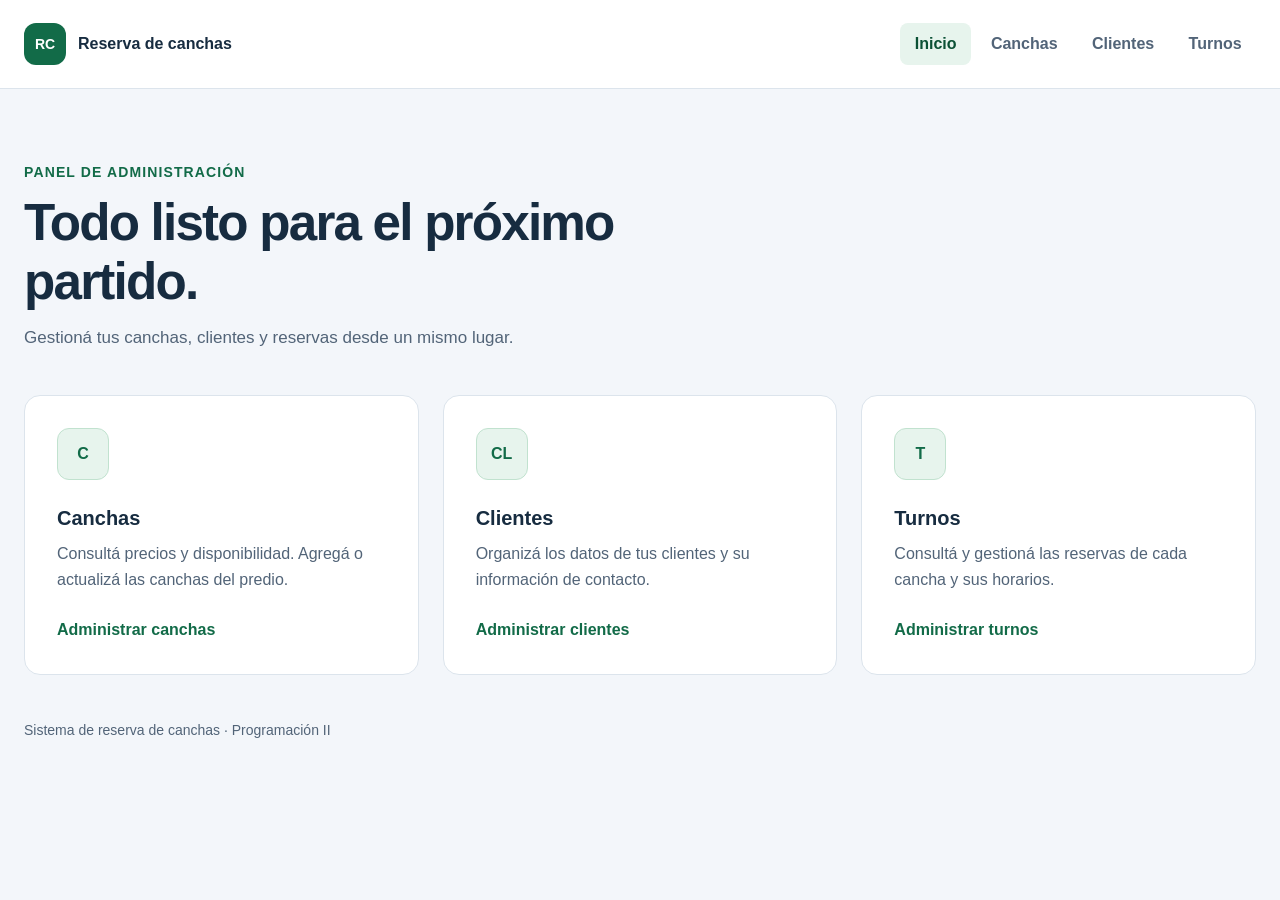
<file: frontend/index.html>
<!DOCTYPE html>
<html lang="es">
<head>
    <meta charset="UTF-8">
    <meta name="viewport" content="width=device-width, initial-scale=1.0">
    <title>Inicio | Reserva de canchas</title>
    <link rel="stylesheet" href="css/estilos.css">
</head>
<body>
    <header class="cabecera">
        <div class="contenedor barra-navegacion">
            <a class="marca" href="index.html">
                <span class="marca-icono" aria-hidden="true">RC</span>
                <span>Reserva de canchas</span>
            </a>
            <nav aria-label="Navegación principal">
                <a href="index.html" aria-current="page">Inicio</a>
                <a href="canchas.html">Canchas</a>
                <a href="clientes.html">Clientes</a>
                <a href="turnos.html">Turnos</a>
            </nav>
        </div>
    </header>

    <main class="contenedor">
        <section class="presentacion">
            <p class="etiqueta">Panel de administración</p>
            <h1>Todo listo para el próximo partido.</h1>
            <p class="descripcion">Gestioná tus canchas, clientes y reservas desde un mismo lugar.</p>
        </section>

        <div id="mensaje" class="mensaje" role="status" aria-live="polite" hidden></div>

        <section class="tarjetas" aria-label="Secciones del sistema">
            <a class="tarjeta" href="canchas.html">
                <span class="tarjeta-icono" aria-hidden="true">C</span>
                <h2>Canchas</h2>
                <p>Consultá precios y disponibilidad. Agregá o actualizá las canchas del predio.</p>
                <span class="tarjeta-enlace">Administrar canchas</span>
            </a>
            <a class="tarjeta" href="clientes.html">
                <span class="tarjeta-icono" aria-hidden="true">CL</span>
                <h2>Clientes</h2>
                <p>Organizá los datos de tus clientes y su información de contacto.</p>
                <span class="tarjeta-enlace">Administrar clientes</span>
            </a>
            <a class="tarjeta" href="turnos.html">
                <span class="tarjeta-icono" aria-hidden="true">T</span>
                <h2>Turnos</h2>
                <p>Consultá y gestioná las reservas de cada cancha y sus horarios.</p>
                <span class="tarjeta-enlace">Administrar turnos</span>
            </a>
        </section>
    </main>

    <footer class="contenedor pie">Sistema de reserva de canchas · Programación II</footer>
    <script src="js/comun.js"></script>
</body>
</html>
</file>
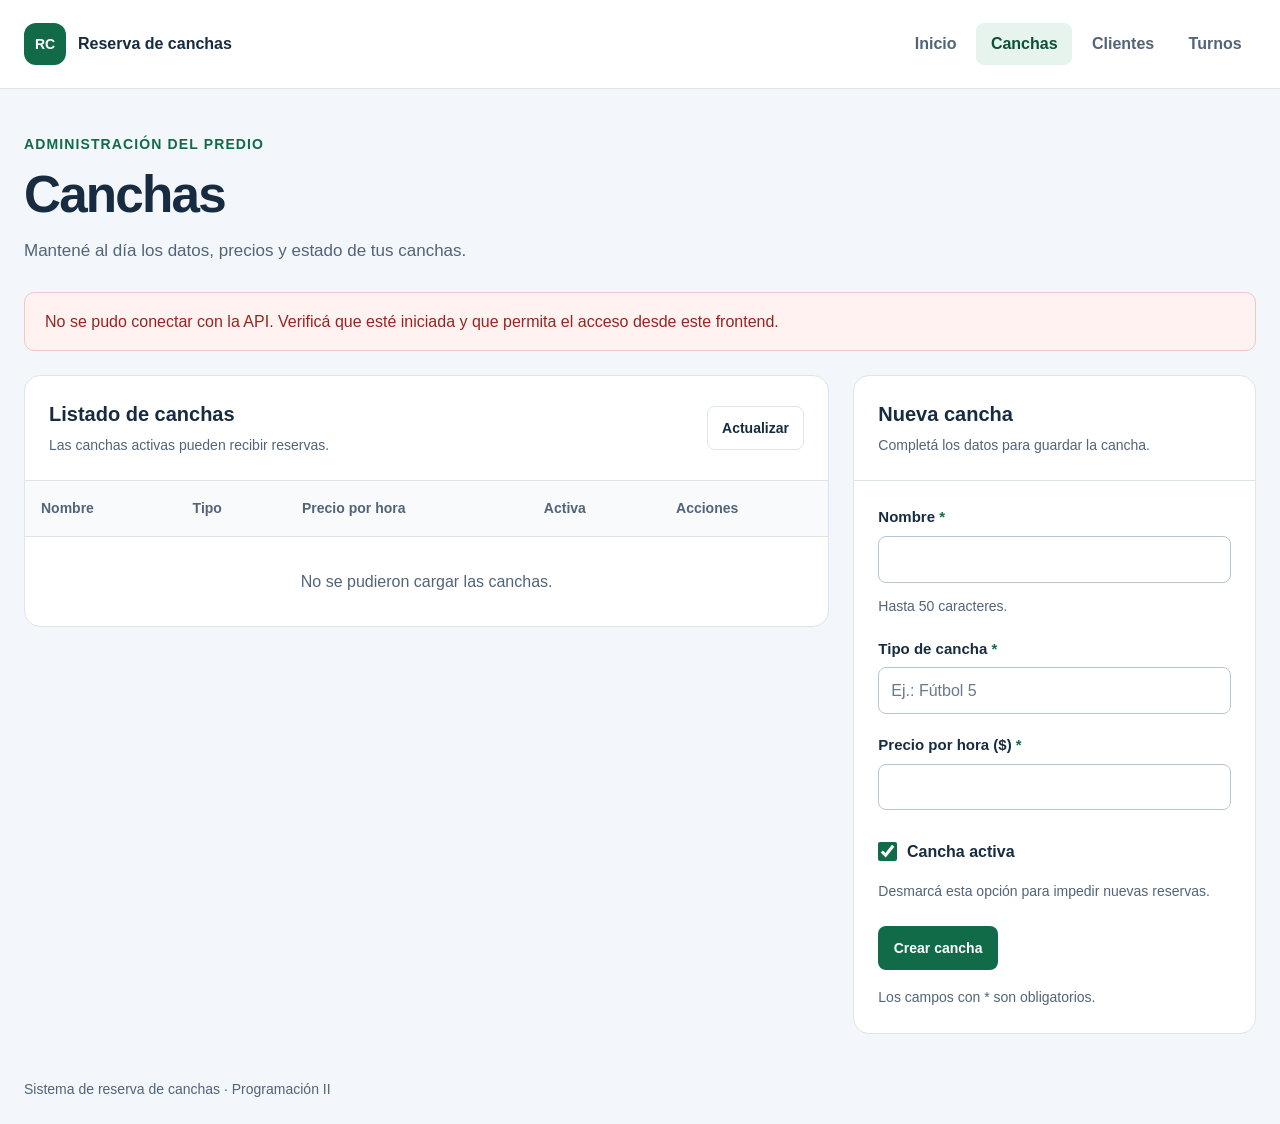
<file: frontend/canchas.html>
<!DOCTYPE html>
<html lang="es">
<head>
    <meta charset="UTF-8">
    <meta name="viewport" content="width=device-width, initial-scale=1.0">
    <title>Canchas | Reserva de canchas</title>
    <link rel="stylesheet" href="css/estilos.css">
</head>
<body>
    <header class="cabecera">
        <div class="contenedor barra-navegacion">
            <a class="marca" href="index.html">
                <span class="marca-icono" aria-hidden="true">RC</span>
                <span>Reserva de canchas</span>
            </a>
            <nav aria-label="Navegación principal">
                <a href="index.html">Inicio</a>
                <a href="canchas.html" aria-current="page">Canchas</a>
                <a href="clientes.html">Clientes</a>
                <a href="turnos.html">Turnos</a>
            </nav>
        </div>
    </header>

    <main class="contenedor">
        <section class="encabezado-pagina">
            <p class="etiqueta">Administración del predio</p>
            <h1>Canchas</h1>
            <p class="descripcion">Mantené al día los datos, precios y estado de tus canchas.</p>
        </section>

        <div id="mensaje" class="mensaje" role="status" aria-live="polite" hidden></div>

        <div class="distribucion">
            <section class="panel" aria-labelledby="titulo-listado">
                <div class="panel-cabecera">
                    <div>
                        <h2 id="titulo-listado">Listado de canchas</h2>
                        <p>Las canchas activas pueden recibir reservas.</p>
                    </div>
                    <button type="button" id="boton-actualizar" class="boton boton-secundario">Actualizar</button>
                </div>

                <div class="tabla-contenedor" tabindex="0" role="region" aria-label="Listado de canchas, desplazamiento horizontal">
                    <table>
                        <caption class="solo-lectores">Canchas registradas y acciones disponibles</caption>
                        <thead>
                            <tr>
                                <th scope="col">Nombre</th>
                                <th scope="col">Tipo</th>
                                <th scope="col">Precio por hora</th>
                                <th scope="col">Activa</th>
                                <th scope="col">Acciones</th>
                            </tr>
                        </thead>
                        <tbody id="tabla-canchas"></tbody>
                    </table>
                </div>
                <p id="estado-tabla" class="estado-tabla" role="status">Cargando canchas...</p>
            </section>

            <section class="panel panel-formulario" aria-labelledby="titulo-formulario">
                <div class="panel-cabecera">
                    <div>
                        <h2 id="titulo-formulario">Nueva cancha</h2>
                        <p>Completá los datos para guardar la cancha.</p>
                    </div>
                </div>

                <form id="formulario-cancha" class="formulario" novalidate>
                    <input type="hidden" id="id-cancha" value="">

                    <div class="campo">
                        <label for="nombre">Nombre <span class="obligatorio">*</span></label>
                        <input type="text" id="nombre" name="nombre" maxlength="50" required aria-describedby="ayuda-nombre">
                        <span id="ayuda-nombre" class="ayuda">Hasta 50 caracteres.</span>
                    </div>

                    <div class="campo">
                        <label for="tipo-cancha">Tipo de cancha <span class="obligatorio">*</span></label>
                        <input type="text" id="tipo-cancha" name="tipoCancha" placeholder="Ej.: Fútbol 5" required>
                    </div>

                    <div class="campo">
                        <label for="precio">Precio por hora ($) <span class="obligatorio">*</span></label>
                        <input type="number" id="precio" name="precioXhora" min="1" step="1" inputmode="numeric" required>
                    </div>

                    <label class="casilla" for="activa">
                        <input type="checkbox" id="activa" name="activa" checked>
                        <span>Cancha activa</span>
                    </label>
                    <p class="ayuda">Desmarcá esta opción para impedir nuevas reservas.</p>

                    <div class="acciones-formulario">
                        <button type="submit" id="boton-guardar" class="boton boton-primario">Crear cancha</button>
                        <button type="button" id="boton-cancelar" class="boton boton-secundario" hidden>Cancelar</button>
                    </div>
                    <p class="ayuda">Los campos con * son obligatorios.</p>
                </form>
            </section>
        </div>
    </main>

    <footer class="contenedor pie">Sistema de reserva de canchas · Programación II</footer>
    <script src="js/comun.js"></script>
    <script src="js/canchas.js"></script>
</body>
</html>
</file>
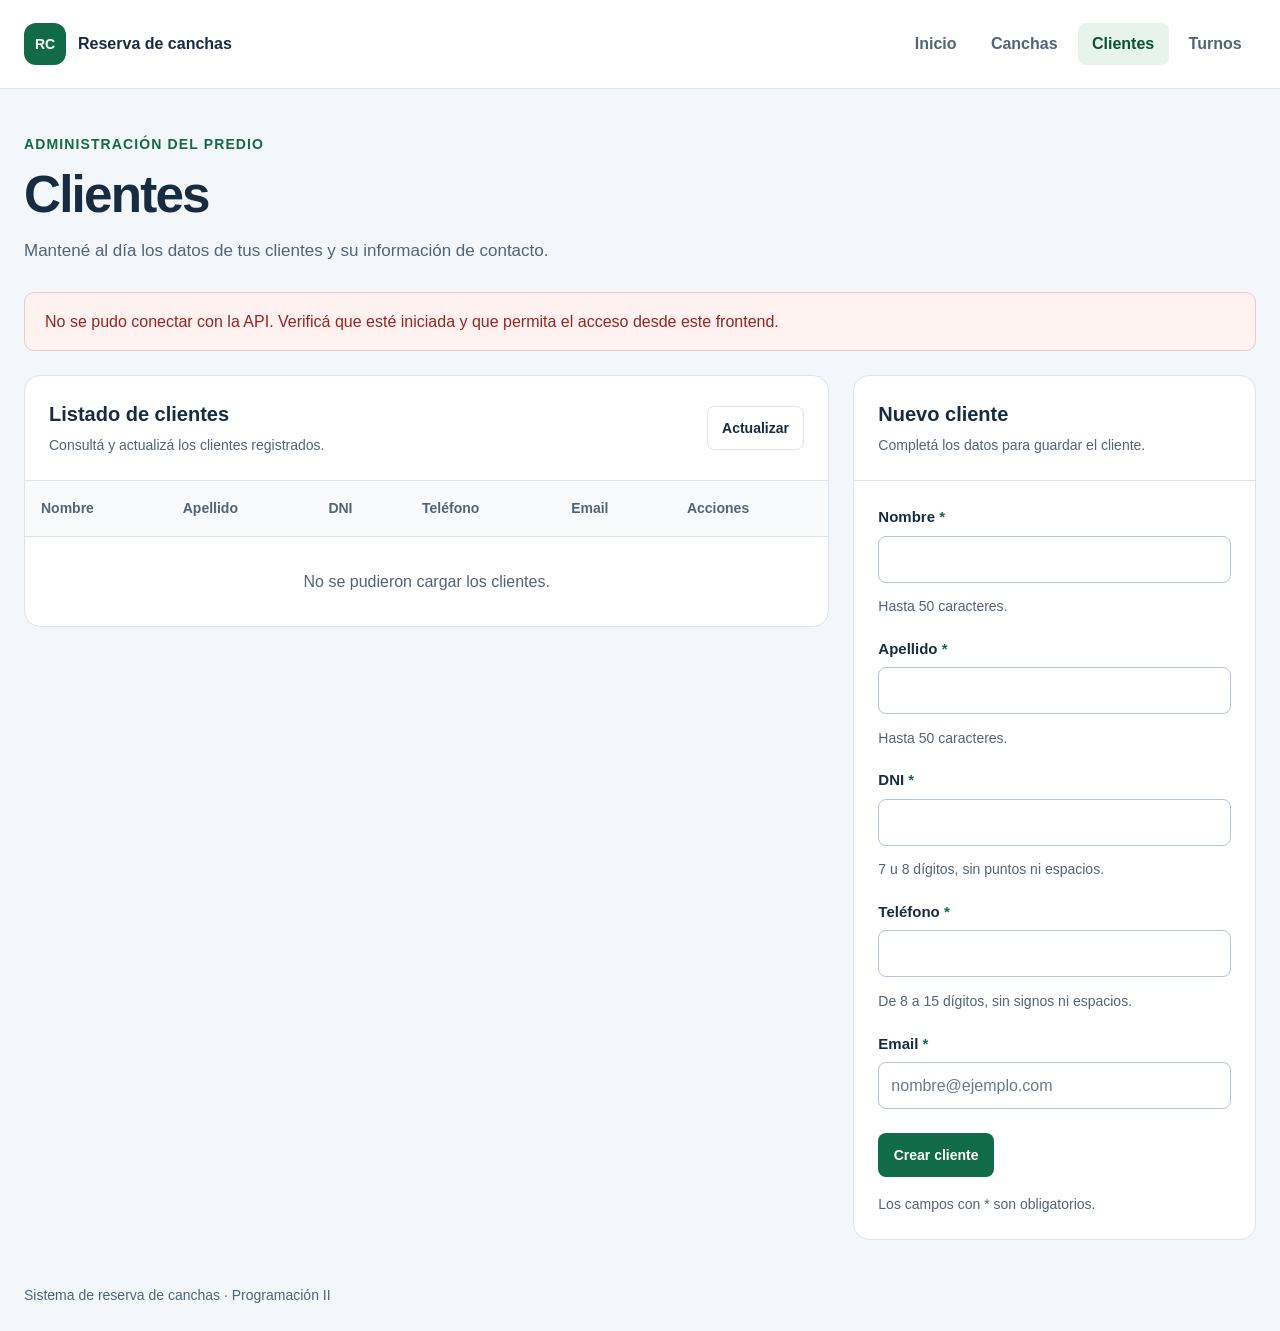
<file: frontend/clientes.html>
<!DOCTYPE html>
<html lang="es">
<head>
    <meta charset="UTF-8">
    <meta name="viewport" content="width=device-width, initial-scale=1.0">
    <title>Clientes | Reserva de canchas</title>
    <link rel="stylesheet" href="css/estilos.css">
</head>
<body>
    <header class="cabecera">
        <div class="contenedor barra-navegacion">
            <a class="marca" href="index.html">
                <span class="marca-icono" aria-hidden="true">RC</span>
                <span>Reserva de canchas</span>
            </a>
            <nav aria-label="Navegación principal">
                <a href="index.html">Inicio</a>
                <a href="canchas.html">Canchas</a>
                <a href="clientes.html" aria-current="page">Clientes</a>
                <a href="turnos.html">Turnos</a>
            </nav>
        </div>
    </header>

    <main class="contenedor">
        <section class="encabezado-pagina">
            <p class="etiqueta">Administración del predio</p>
            <h1>Clientes</h1>
            <p class="descripcion">Mantené al día los datos de tus clientes y su información de contacto.</p>
        </section>

        <div id="mensaje" class="mensaje" role="status" aria-live="polite" hidden></div>

        <div class="distribucion">
            <section class="panel" aria-labelledby="titulo-listado">
                <div class="panel-cabecera">
                    <div>
                        <h2 id="titulo-listado">Listado de clientes</h2>
                        <p>Consultá y actualizá los clientes registrados.</p>
                    </div>
                    <button type="button" id="boton-actualizar" class="boton boton-secundario">Actualizar</button>
                </div>

                <div class="tabla-contenedor" tabindex="0" role="region" aria-label="Listado de clientes, desplazamiento horizontal">
                    <table>
                        <caption class="solo-lectores">Clientes registrados y acciones disponibles</caption>
                        <thead>
                            <tr>
                                <th scope="col">Nombre</th>
                                <th scope="col">Apellido</th>
                                <th scope="col">DNI</th>
                                <th scope="col">Teléfono</th>
                                <th scope="col">Email</th>
                                <th scope="col">Acciones</th>
                            </tr>
                        </thead>
                        <tbody id="tabla-clientes"></tbody>
                    </table>
                </div>
                <p id="estado-tabla" class="estado-tabla" role="status">Cargando clientes...</p>
            </section>

            <section class="panel panel-formulario" aria-labelledby="titulo-formulario">
                <div class="panel-cabecera">
                    <div>
                        <h2 id="titulo-formulario">Nuevo cliente</h2>
                        <p>Completá los datos para guardar el cliente.</p>
                    </div>
                </div>

                <form id="formulario-cliente" class="formulario" novalidate>
                    <input type="hidden" id="id-cliente" value="">

                    <div class="campo">
                        <label for="nombre">Nombre <span class="obligatorio">*</span></label>
                        <input type="text" id="nombre" name="nombre" maxlength="50" autocomplete="given-name" required aria-describedby="ayuda-nombre">
                        <span id="ayuda-nombre" class="ayuda">Hasta 50 caracteres.</span>
                    </div>

                    <div class="campo">
                        <label for="apellido">Apellido <span class="obligatorio">*</span></label>
                        <input type="text" id="apellido" name="apellido" maxlength="50" autocomplete="family-name" required aria-describedby="ayuda-apellido">
                        <span id="ayuda-apellido" class="ayuda">Hasta 50 caracteres.</span>
                    </div>

                    <div class="campo">
                        <label for="dni">DNI <span class="obligatorio">*</span></label>
                        <input type="text" id="dni" name="dni" inputmode="numeric" maxlength="8" required aria-describedby="ayuda-dni">
                        <span id="ayuda-dni" class="ayuda">7 u 8 dígitos, sin puntos ni espacios.</span>
                    </div>

                    <div class="campo">
                        <label for="telefono">Teléfono <span class="obligatorio">*</span></label>
                        <input type="text" id="telefono" name="telefono" inputmode="numeric" maxlength="15" autocomplete="tel" required aria-describedby="ayuda-telefono">
                        <span id="ayuda-telefono" class="ayuda">De 8 a 15 dígitos, sin signos ni espacios.</span>
                    </div>

                    <div class="campo">
                        <label for="email">Email <span class="obligatorio">*</span></label>
                        <input type="email" id="email" name="email" autocomplete="email" placeholder="nombre@ejemplo.com" required>
                    </div>

                    <div class="acciones-formulario">
                        <button type="submit" id="boton-guardar" class="boton boton-primario">Crear cliente</button>
                        <button type="button" id="boton-cancelar" class="boton boton-secundario" hidden>Cancelar</button>
                    </div>
                    <p class="ayuda">Los campos con * son obligatorios.</p>
                </form>
            </section>
        </div>
    </main>

    <footer class="contenedor pie">Sistema de reserva de canchas · Programación II</footer>
    <script src="js/comun.js"></script>
    <script src="js/clientes.js"></script>
</body>
</html>
</file>
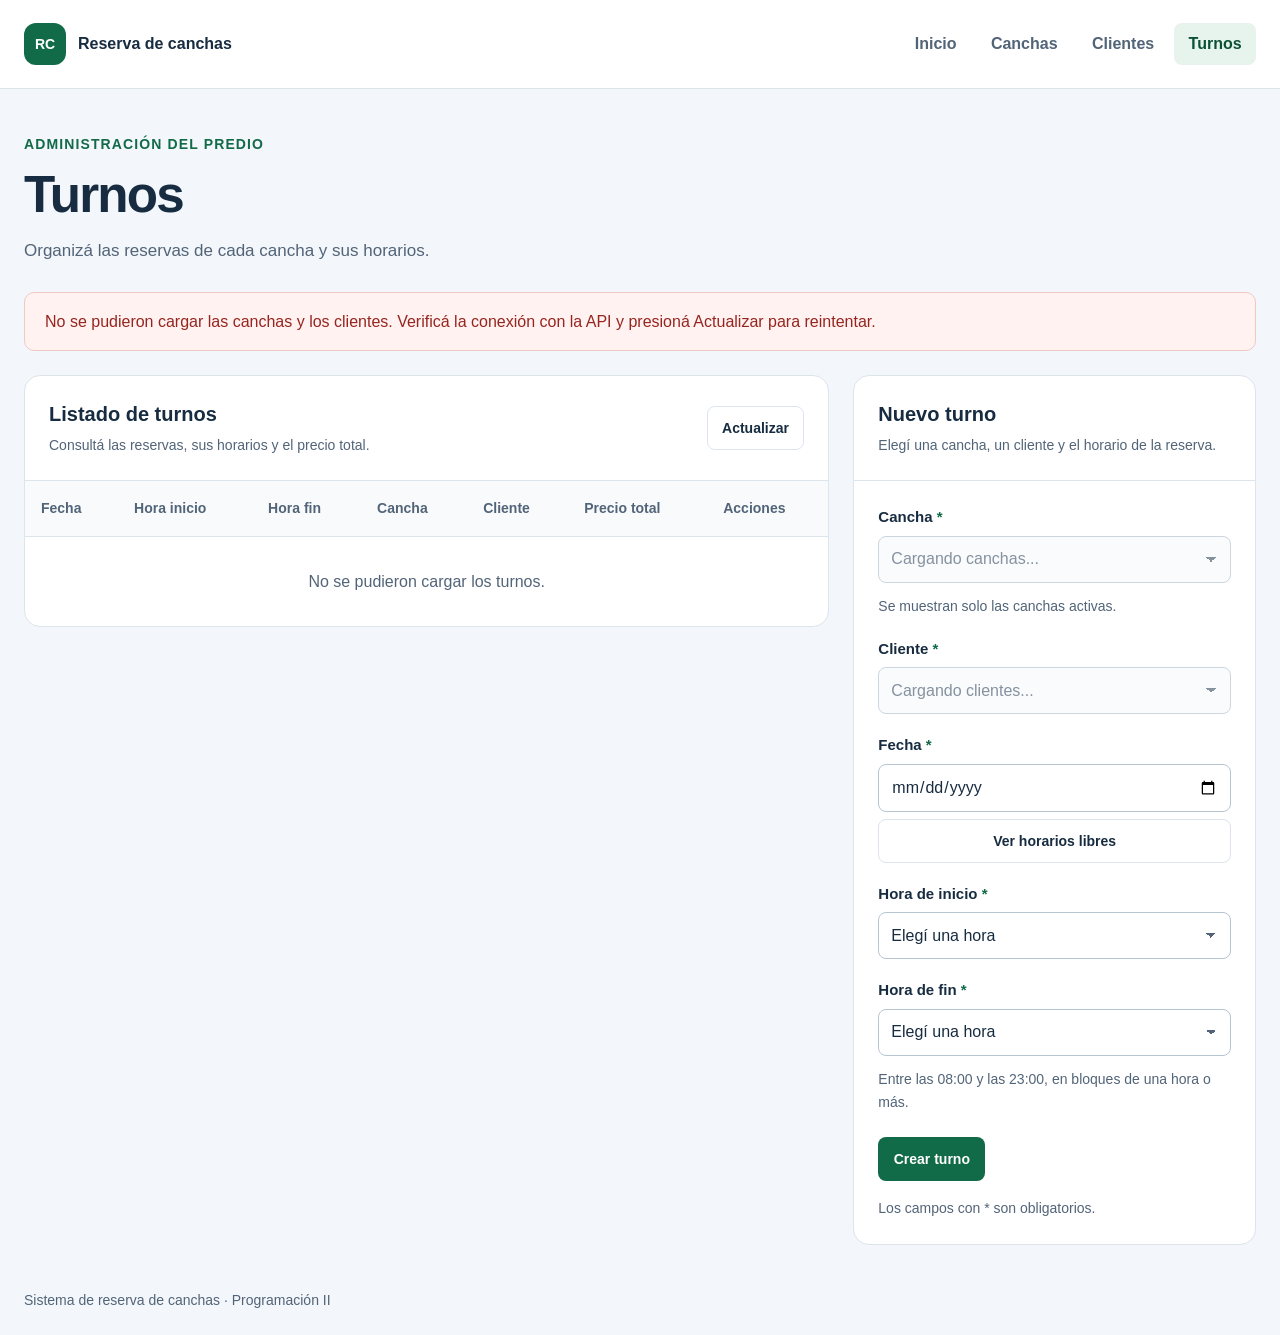
<file: frontend/turnos.html>
<!DOCTYPE html>
<html lang="es">
<head>
    <meta charset="UTF-8">
    <meta name="viewport" content="width=device-width, initial-scale=1.0">
    <title>Turnos | Reserva de canchas</title>
    <link rel="stylesheet" href="css/estilos.css">
</head>
<body>
    <header class="cabecera">
        <div class="contenedor barra-navegacion">
            <a class="marca" href="index.html">
                <span class="marca-icono" aria-hidden="true">RC</span>
                <span>Reserva de canchas</span>
            </a>
            <nav aria-label="Navegación principal">
                <a href="index.html">Inicio</a>
                <a href="canchas.html">Canchas</a>
                <a href="clientes.html">Clientes</a>
                <a href="turnos.html" aria-current="page">Turnos</a>
            </nav>
        </div>
    </header>

    <main class="contenedor">
        <section class="encabezado-pagina">
            <p class="etiqueta">Administración del predio</p>
            <h1>Turnos</h1>
            <p class="descripcion">Organizá las reservas de cada cancha y sus horarios.</p>
        </section>

        <div id="mensaje" class="mensaje" role="status" aria-live="polite" hidden></div>

        <div class="distribucion">
            <section class="panel" aria-labelledby="titulo-listado">
                <div class="panel-cabecera">
                    <div>
                        <h2 id="titulo-listado">Listado de turnos</h2>
                        <p>Consultá las reservas, sus horarios y el precio total.</p>
                    </div>
                    <button type="button" id="boton-actualizar" class="boton boton-secundario">Actualizar</button>
                </div>

                <div class="tabla-contenedor" tabindex="0" role="region" aria-label="Listado de turnos, desplazamiento horizontal">
                    <table>
                        <caption class="solo-lectores">Turnos registrados y acciones disponibles</caption>
                        <thead>
                            <tr>
                                <th scope="col">Fecha</th>
                                <th scope="col">Hora inicio</th>
                                <th scope="col">Hora fin</th>
                                <th scope="col">Cancha</th>
                                <th scope="col">Cliente</th>
                                <th scope="col">Precio total</th>
                                <th scope="col">Acciones</th>
                            </tr>
                        </thead>
                        <tbody id="tabla-turnos"></tbody>
                    </table>
                </div>
                <p id="estado-tabla" class="estado-tabla" role="status">Cargando turnos...</p>
            </section>

            <section class="panel panel-formulario" aria-labelledby="titulo-formulario">
                <div class="panel-cabecera">
                    <div>
                        <h2 id="titulo-formulario">Nuevo turno</h2>
                        <p>Elegí una cancha, un cliente y el horario de la reserva.</p>
                    </div>
                </div>

                <form id="formulario-turno" class="formulario" novalidate>
                    <input type="hidden" id="id-turno" value="">

                    <div class="campo">
                        <label for="id-cancha">Cancha <span class="obligatorio">*</span></label>
                        <select id="id-cancha" name="idCancha" required disabled>
                            <option value="">Cargando canchas...</option>
                        </select>
                        <span class="ayuda">Se muestran solo las canchas activas.</span>
                    </div>

                    <div class="campo">
                        <label for="id-cliente">Cliente <span class="obligatorio">*</span></label>
                        <select id="id-cliente" name="idCliente" required disabled>
                            <option value="">Cargando clientes...</option>
                        </select>
                    </div>

                    <div class="campo">
                        <label for="fecha">Fecha <span class="obligatorio">*</span></label>
                        <input type="date" id="fecha" name="fecha" required>
                        <button type="button" id="boton-horarios-libres" class="boton boton-secundario">Ver horarios libres</button>
                    </div>

                    <div class="campo">
                        <label for="hora-inicio">Hora de inicio <span class="obligatorio">*</span></label>
                        <select id="hora-inicio" name="horaInicio" required>
                            <option value="">Elegí una hora</option>
                        </select>
                    </div>

                    <div class="campo">
                        <label for="hora-fin">Hora de fin <span class="obligatorio">*</span></label>
                        <select id="hora-fin" name="horaFin" required>
                            <option value="">Elegí una hora</option>
                        </select>
                        <span class="ayuda">Entre las 08:00 y las 23:00, en bloques de una hora o más.</span>
                    </div>

                    <div class="acciones-formulario">
                        <button type="submit" id="boton-guardar" class="boton boton-primario">Crear turno</button>
                        <button type="button" id="boton-cancelar" class="boton boton-secundario" hidden>Cancelar</button>
                    </div>
                    <p class="ayuda">Los campos con * son obligatorios.</p>
                </form>

                <section id="contenedor-horarios-libres" class="formulario" aria-labelledby="titulo-horarios-libres" hidden>
                    <h2 id="titulo-horarios-libres">Horarios libres</h2>
                    <ul id="lista-horarios-libres"></ul>
                </section>
            </section>
        </div>
    </main>

    <footer class="contenedor pie">Sistema de reserva de canchas · Programación II</footer>
    <script src="js/comun.js"></script>
    <script src="js/turnos.js"></script>
</body>
</html>
</file>
<file: frontend/css/estilos.css>
:root
{
    color-scheme: light;
    --fondo: #f3f6fa;
    --superficie: #ffffff;
    --texto: #172c40;
    --secundario: #526478;
    --borde: #dce4ec;
    --verde: #126b48;
    --verde-oscuro: #0b5135;
    --verde-claro: #e7f4ed;
}

*
{
    box-sizing: border-box;
}

[hidden]
{
    display: none !important;
}

body
{
    margin: 0;
    background: var(--fondo);
    color: var(--texto);
    font-family: "Segoe UI", Arial, sans-serif;
    font-size: 1rem;
    line-height: 1.6;
}

a
{
    color: inherit;
}

button,
input,
select
{
    font: inherit;
}

button,
a,
input,
select
{
    -webkit-tap-highlight-color: transparent;
}

:focus-visible
{
    outline: 3px solid #2776b7;
    outline-offset: 4px;
}

.contenedor
{
    width: min(1240px, calc(100% - 3rem));
    margin: 0 auto;
}

.cabecera
{
    background: var(--superficie);
    border-bottom: 1px solid var(--borde);
}

.barra-navegacion
{
    display: flex;
    align-items: center;
    justify-content: space-between;
    gap: 1.5rem;
    min-height: 88px;
    padding-top: 1rem;
    padding-bottom: 1rem;
}

.marca
{
    display: flex;
    align-items: center;
    gap: 0.75rem;
    text-decoration: none;
    font-weight: 700;
}

.marca-icono
{
    display: grid;
    place-items: center;
    width: 42px;
    height: 42px;
    border-radius: 12px;
    background: var(--verde);
    color: white;
    font-size: 0.875rem;
}

nav
{
    display: flex;
    flex-wrap: wrap;
    gap: 0.35rem;
}

nav a
{
    padding: 0.5rem 0.9rem;
    border-radius: 8px;
    text-decoration: none;
    color: var(--secundario);
    font-weight: 600;
}

nav a:hover,
nav a[aria-current="page"]
{
    background: var(--verde-claro);
    color: var(--verde-oscuro);
}

.presentacion
{
    max-width: 720px;
    padding: 4.5rem 0 2.75rem;
}

.encabezado-pagina
{
    padding: 2.75rem 0 1.75rem;
}

.etiqueta
{
    margin: 0 0 0.65rem;
    color: var(--verde);
    font-size: 0.875rem;
    font-weight: 700;
    letter-spacing: 0.08em;
    text-transform: uppercase;
}

h1,
h2,
p
{
    overflow-wrap: anywhere;
}

h1
{
    margin: 0 0 0.75rem;
    font-size: clamp(2rem, 4vw, 3.25rem);
    line-height: 1.15;
    letter-spacing: -0.035em;
}

h2
{
    margin: 0;
    font-size: 1.25rem;
    line-height: 1.4;
}

.descripcion
{
    margin: 0;
    color: var(--secundario);
    font-size: 1.0625rem;
}

.tarjetas
{
    display: grid;
    grid-template-columns: repeat(3, minmax(0, 1fr));
    gap: 1.5rem;
}

.tarjeta
{
    display: flex;
    flex-direction: column;
    align-items: flex-start;
    padding: 2rem;
    background: var(--superficie);
    border: 1px solid var(--borde);
    border-radius: 16px;
    text-decoration: none;
}

.tarjeta:hover
{
    border-color: var(--verde);
    box-shadow: 0 8px 24px #172c400d;
}

.tarjeta-icono
{
    display: grid;
    place-items: center;
    width: 52px;
    height: 52px;
    margin-bottom: 1.5rem;
    border: 1px solid #c1e2cf;
    border-radius: 12px;
    background: var(--verde-claro);
    color: var(--verde);
    font-weight: 700;
}

.tarjeta p
{
    margin: 0.6rem 0 1.5rem;
    color: var(--secundario);
}

.tarjeta-enlace
{
    margin-top: auto;
    color: var(--verde);
    font-weight: 700;
}

.distribucion
{
    display: grid;
    grid-template-columns: minmax(0, 2fr) minmax(300px, 1fr);
    align-items: start;
    gap: 1.5rem;
}

.panel
{
    min-width: 0;
    overflow: hidden;
    background: var(--superficie);
    border: 1px solid var(--borde);
    border-radius: 16px;
}

.panel-cabecera
{
    display: flex;
    align-items: center;
    justify-content: space-between;
    gap: 1rem;
    padding: 1.5rem;
    border-bottom: 1px solid var(--borde);
}

.panel-cabecera p
{
    margin: 0.35rem 0 0;
    color: var(--secundario);
    font-size: 0.875rem;
}

.tabla-contenedor
{
    overflow-x: auto;
}

table
{
    width: 100%;
    border-collapse: collapse;
    text-align: left;
    font-size: 0.9375rem;
}

th,
td
{
    padding: 1rem;
    border-bottom: 1px solid var(--borde);
    vertical-align: middle;
}

th
{
    background: #f8fafc;
    color: var(--secundario);
    font-size: 0.875rem;
    white-space: nowrap;
}

td:first-child
{
    min-width: 130px;
    max-width: 220px;
    overflow-wrap: anywhere;
    font-weight: 600;
}

td:nth-child(2)
{
    max-width: 180px;
    overflow-wrap: anywhere;
}

tr:last-child td
{
    border-bottom: 0;
}

.estado
{
    display: inline-block;
    padding: 0.2rem 0.65rem;
    border-radius: 6px;
    background: #edf0f4;
    color: #48586a;
    font-size: 0.875rem;
    font-weight: 600;
}

.estado-activa
{
    background: var(--verde-claro);
    color: var(--verde-oscuro);
}

.estado-tabla
{
    margin: 0;
    padding: 2rem 1.5rem;
    color: var(--secundario);
    text-align: center;
}

.formulario
{
    padding: 1.5rem;
}

.campo
{
    display: flex;
    flex-direction: column;
    gap: 0.4rem;
    margin-bottom: 1.2rem;
}

.campo label
{
    font-size: 0.9375rem;
    font-weight: 600;
}

.campo input,
.campo select
{
    width: 100%;
    min-height: 46px;
    padding: 0.6rem 0.75rem;
    border: 1px solid #b7c5d2;
    border-radius: 8px;
    background: white;
    color: var(--texto);
}

.campo select
{
    appearance: none;
    padding-right: 2.5rem;
    background-image: linear-gradient(45deg, transparent 50%, #526478 50%), linear-gradient(135deg, #526478 50%, transparent 50%);
    background-position: calc(100% - 19px) center, calc(100% - 14px) center;
    background-size: 5px 5px;
    background-repeat: no-repeat;
}

.campo select:disabled
{
    background-color: #f8fafc;
    color: var(--secundario);
}

input::placeholder
{
    color: #697a8b;
}

.obligatorio
{
    color: var(--verde);
}

.ayuda
{
    margin: 0.4rem 0 0;
    color: var(--secundario);
    font-size: 0.875rem;
}

.casilla
{
    display: flex;
    align-items: center;
    gap: 0.6rem;
    min-height: 44px;
    cursor: pointer;
    font-weight: 600;
}

.casilla input
{
    width: 19px;
    height: 19px;
    margin: 0;
    accent-color: var(--verde);
}

.acciones-formulario,
.acciones-tabla
{
    display: flex;
    flex-wrap: wrap;
    gap: 0.6rem;
}

.acciones-formulario
{
    margin: 1.5rem 0 1rem;
}

.acciones-tabla
{
    flex-wrap: nowrap;
}

.boton
{
    display: inline-flex;
    align-items: center;
    justify-content: center;
    min-height: 44px;
    padding: 0.5rem 0.9rem;
    border: 1px solid transparent;
    border-radius: 8px;
    cursor: pointer;
    font-size: 0.875rem;
    font-weight: 600;
    text-decoration: none;
}

.boton:disabled
{
    cursor: wait;
    opacity: 0.65;
}

.boton-primario
{
    background: var(--verde);
    color: white;
}

.boton-primario:hover
{
    background: var(--verde-oscuro);
}

.boton-secundario
{
    background: white;
    border-color: var(--borde);
    color: var(--texto);
}

.boton-secundario:hover
{
    background: #edf2f7;
}

.boton-eliminar
{
    background: #fff2f1;
    border-color: #f2cfcc;
    color: #a52c25;
}

.boton-eliminar:hover
{
    background: #fce2df;
}

.mensaje
{
    margin-bottom: 1.5rem;
    padding: 1rem 1.25rem;
    border: 1px solid;
    border-radius: 10px;
    overflow-wrap: anywhere;
    white-space: pre-wrap;
}

.mensaje-error
{
    background: #fff2f1;
    border-color: #efc8c4;
    color: #96251f;
}

.mensaje-exito
{
    background: var(--verde-claro);
    border-color: #b9ddc9;
    color: var(--verde-oscuro);
}

.pie
{
    padding-top: 2.75rem;
    padding-bottom: 1.5rem;
    color: var(--secundario);
    font-size: 0.875rem;
}

.solo-lectores
{
    position: absolute;
    width: 1px;
    height: 1px;
    padding: 0;
    overflow: hidden;
    clip-path: inset(50%);
    white-space: nowrap;
}

@media (max-width: 1000px)
{
    .distribucion
    {
        grid-template-columns: minmax(0, 1fr);
    }

    .panel-formulario
    {
        max-width: 650px;
        width: 100%;
    }
}

@media (max-width: 720px)
{
    .contenedor
    {
        width: calc(100% - 2rem);
    }

    .barra-navegacion
    {
        align-items: flex-start;
        flex-direction: column;
        gap: 1rem;
    }

    nav
    {
        width: 100%;
    }

    nav a
    {
        padding: 0.5rem 0.65rem;
        font-size: 0.9375rem;
    }

    .presentacion
    {
        padding-top: 2.75rem;
    }

    .tarjetas
    {
        grid-template-columns: minmax(0, 1fr);
    }

    .tarjeta
    {
        padding: 1.5rem;
    }

    .panel-cabecera
    {
        align-items: flex-start;
        flex-wrap: wrap;
    }
}
</file>
